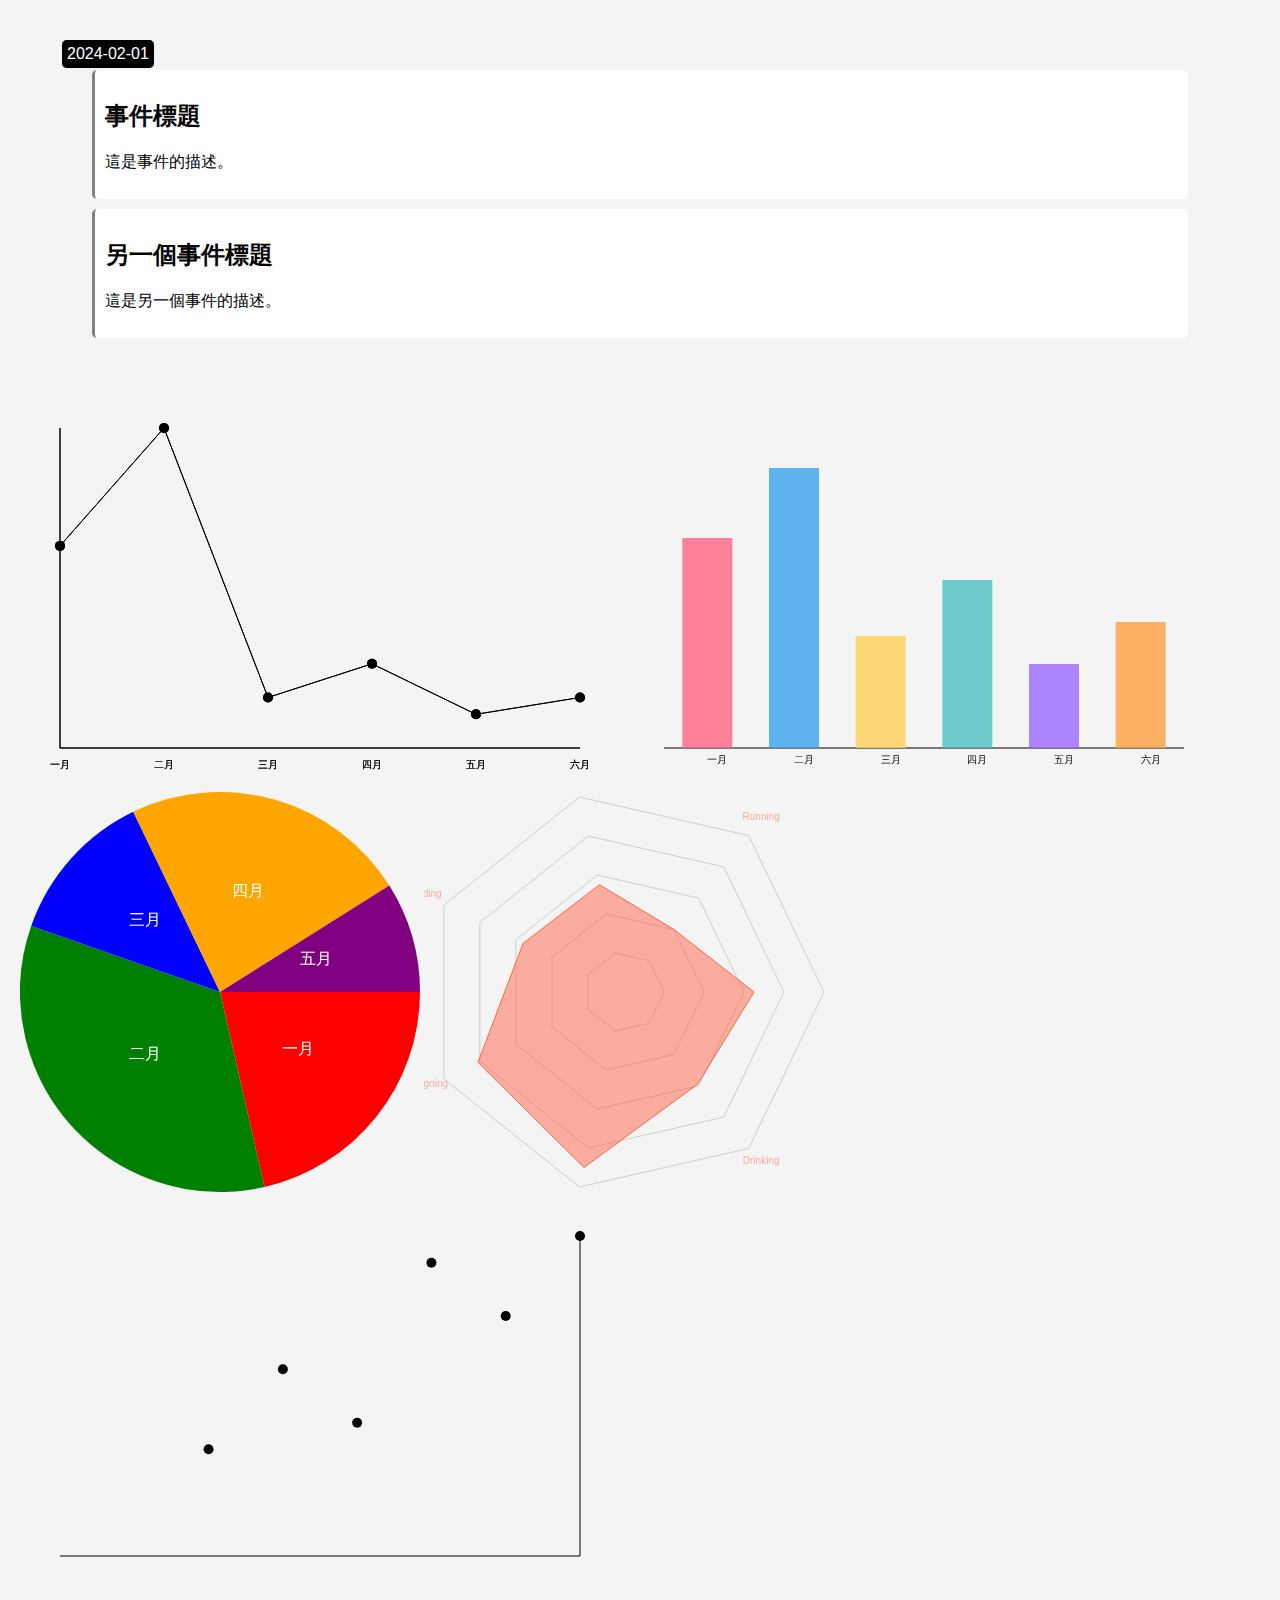
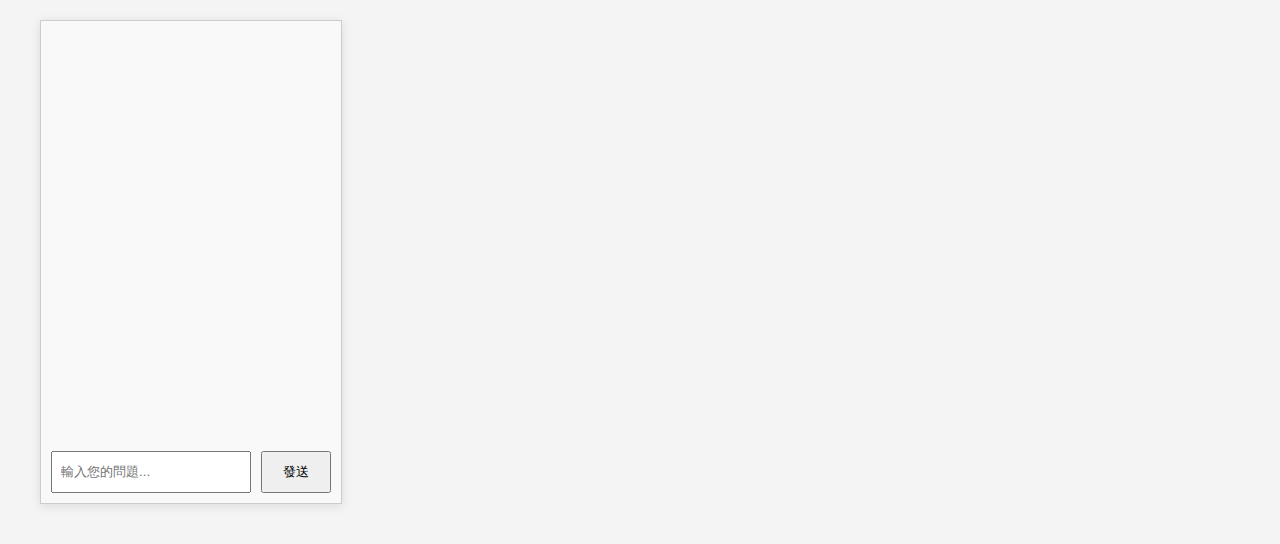
<file: index.html>
<!DOCTYPE html>
<html lang="zh-Hant">
<head>
    <meta charset="UTF-8">
    <meta name="viewport" content="width=device-width, initial-scale=1.0">
    <title>UI 組件庫</title>
    <link rel="stylesheet" href="style.css">
</head>
<body>
    <div class="timeline-container">
        <div class="timeline-item" data-date="2024-01-01">
            <h2>事件標題</h2>
            <p>這是事件的描述。</p>
        </div>
        <div class="timeline-item" data-date="2024-02-01">
            <h2>另一個事件標題</h2>
            <p>這是另一個事件的描述。</p>
        </div>
        <!-- 更多時間軸項目 -->
    </div>

    <canvas id="myChart" width="600" height="400"></canvas>
    <canvas id="myChartBar" width="600" height="400"></canvas>
    <canvas id="myChartPie" width="400" height="400"></canvas>
    <canvas id="myChartRadar" width="400" height="400"></canvas>
    <canvas id="myChartScatter" width="600" height="400"></canvas>
    <canvas id="myChartArea" width="600" height="400"></canvas>
    <div id="virtualAssistant" class="virtual-assistant">
        <div class="chat-container">
            <ul id="chatList" class="chat-list">
                <!-- 對話內容動態添加到這裡 -->
            </ul>
        </div>
        <div class="input-area">
            <input type="text" id="userInput" placeholder="輸入您的問題..." />
            <button onclick="sendMessage()">發送</button>
        </div>
    </div>
    



    <script src="UI.js"></script>
</body>
</html>
</file>
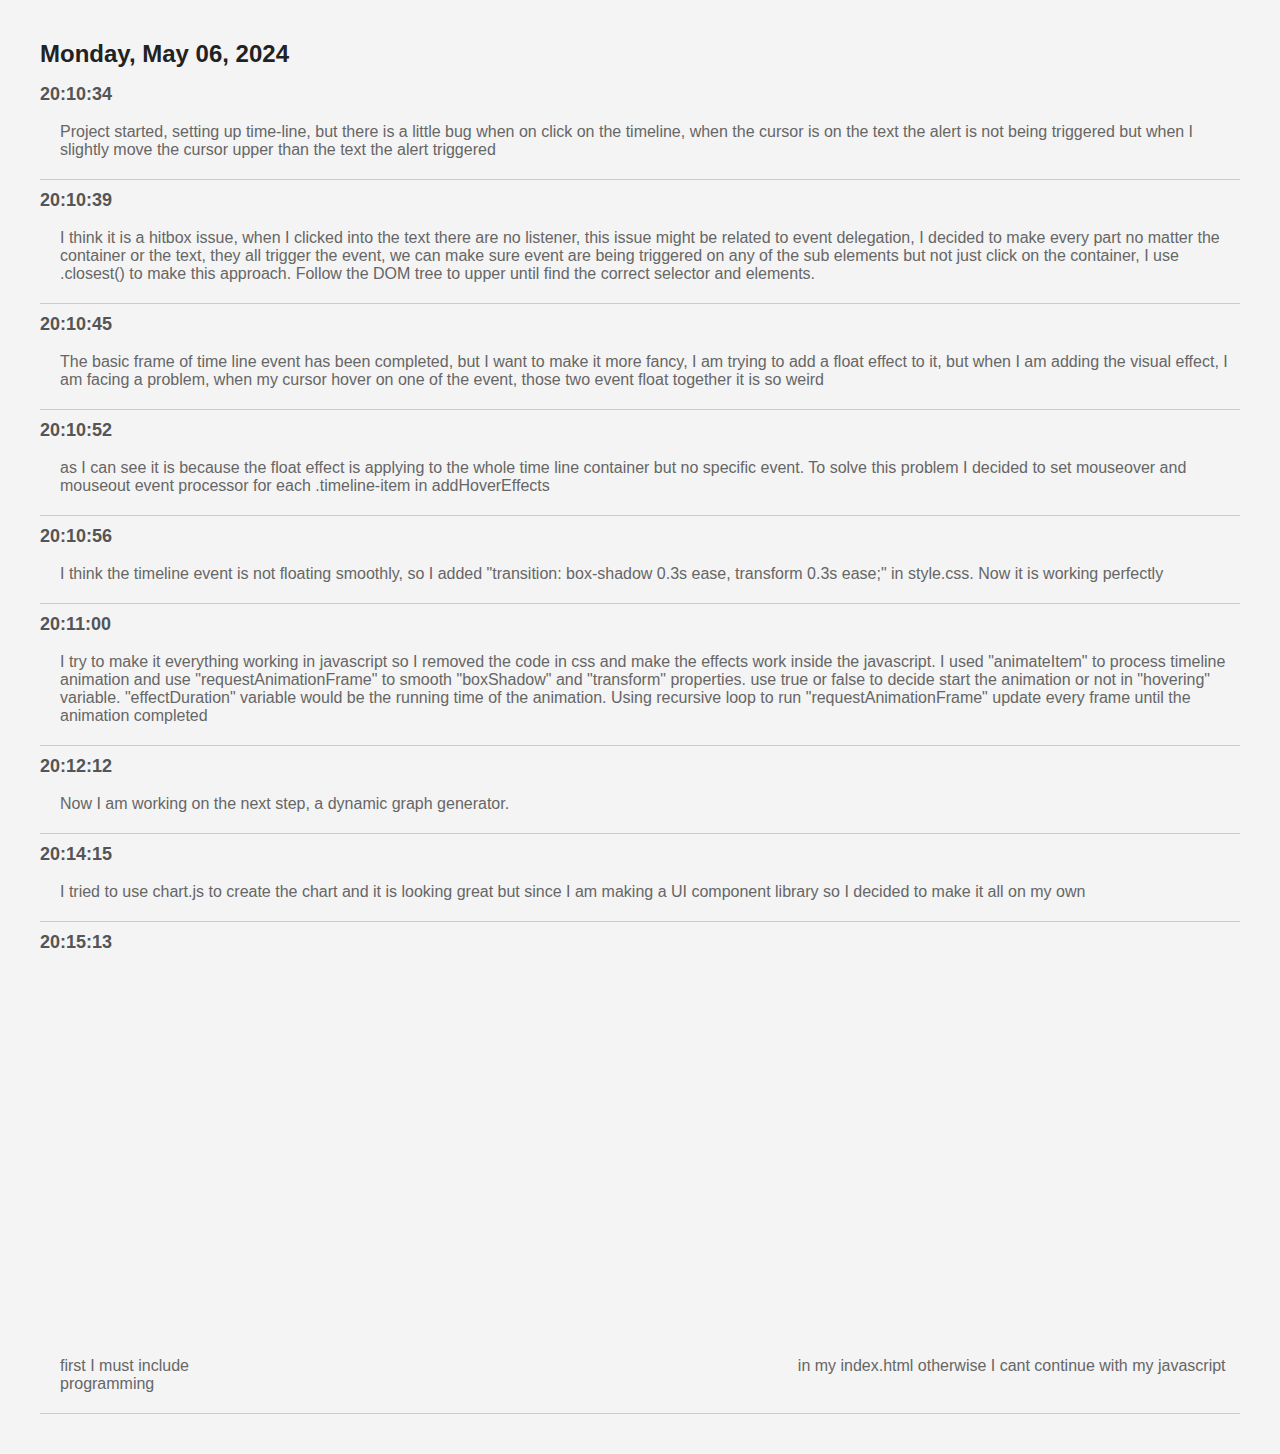
<file: Working Log/activity_log.html>
<!DOCTYPE html>
<html lang="en">
<head>
<meta charset="UTF-8">
<meta name="viewport" content="width=device-width, initial-scale=1.0">
<title>Activity Log</title>
<style>
  body { font-family: 'Helvetica', sans-serif; color: #333; background-color: #f4f4f4; margin: 40px; }
  h1 { color: #222; font-size: 24px; }
  h3 { color: #555; font-size: 18px; margin-top: 10px; }
  p { color: #666; font-size: 16px; margin-left: 20px; }
  hr { border: none; height: 1px; background-color: #ccc; margin-top: 20px; }
</style>
</head>
<body>
<h1>Monday, May 06, 2024</h1>
<h3>20:10:34</h3>
<p>Project started, setting up time-line, but there is a little bug when on click on the timeline, when the cursor is on the text the alert is not being triggered but when I slightly move the cursor upper than the text the alert triggered</p>
<hr>
<h3>20:10:39</h3>
<p>I think it is a hitbox issue, when I clicked into the text there are no listener, this issue might be related to event delegation, I decided to make every part no matter the container or the text, they all trigger the event, we can make sure event are being triggered on any of the sub elements but not just click on the container, I use .closest() to make this approach. Follow the DOM tree to upper until find the correct selector and elements.</p>
<hr>
<h3>20:10:45</h3>
<p>The basic frame of time line event has been completed, but I want to make it more fancy, I am trying to add a float effect to it, but when I am adding the visual effect, I am facing a problem, when my cursor hover on one of the event, those two event float together it is so weird</p>
<hr>
<h3>20:10:52</h3>
<p>as I can see it is because the float effect is applying to the whole time line container but no specific event. To solve this problem I decided to set mouseover and mouseout event processor for each .timeline-item in addHoverEffects</p>
<hr>
<h3>20:10:56</h3>
<p>I think the timeline event is not floating smoothly, so I added "transition: box-shadow 0.3s ease, transform 0.3s ease;" in style.css. Now it is working perfectly</p>
<hr>
<h3>20:11:00</h3>
<p>I try to make it everything working in javascript so I removed the code in css and make the effects work inside the javascript. I used "animateItem" to process timeline animation and use "requestAnimationFrame" to smooth "boxShadow" and "transform" properties. use true or false to decide start the animation or not in "hovering" variable. "effectDuration" variable would be the running time of the animation. Using recursive loop to run "requestAnimationFrame" update every frame until the animation completed</p>
<hr>
</body>
</html><!DOCTYPE html>
<html lang="en">
<head>
<meta charset="UTF-8">
<meta name="viewport" content="width=device-width, initial-scale=1.0">
<title>Activity Log</title>
<style>
  body { font-family: 'Helvetica', sans-serif; color: #333; background-color: #f4f4f4; margin: 40px; }
  h1 { color: #222; font-size: 24px; }
  h3 { color: #555; font-size: 18px; margin-top: 10px; }
  p { color: #666; font-size: 16px; margin-left: 20px; }
  hr { border: none; height: 1px; background-color: #ccc; margin-top: 20px; }
</style>
</head>
<body>
<h3>20:12:12</h3>
<p>Now I am working on the next step, a dynamic graph generator. </p>
<hr>
<h3>20:14:15</h3>
<p>I tried to use chart.js to create the chart and it is looking great but since I am making a UI component library so I decided to make it all on my own</p>
<hr>
<h3>20:15:13</h3>
<p>first I must include <canvas id="myChart" width="600" height="400"></canvas> in my index.html otherwise I cant continue with my javascript programming </p>
<hr>
</body>
</html>
</file>
<file: style.css>
.timeline-container {
    position: relative;
    padding: 20px 0;
    margin: 20px auto;
    width: 90%;
}

.timeline-item {
    background: white;
    color: black;
    border-left: 3px solid grey;
    padding: 10px;
    margin: 10px;
    border-radius: 5px;
    
}

.timeline-item::before {
    content: attr(data-date);
    position: absolute;
    left: -20px;
    top: 0;
    background: black;
    color: white;
    padding: 5px;
    border-radius: 5px;
}

body {
    font-family: Arial, sans-serif;
    margin: 0;
    padding: 20px;
    background-color: #f4f4f4;
}

.timeline-container {
    margin-bottom: 20px;
}
.virtual-assistant {
    width: 300px;
    border: 1px solid #ccc;
    background-color: #f9f9f9;
    box-shadow: 0 2px 10px rgba(0,0,0,0.1);
    margin: 20px;
    position: relative;
}

.chat-container {
    height: 400px;
    overflow-y: scroll;
    padding: 10px;
}

.chat-list li {
    list-style: none;
    margin-bottom: 10px;
    padding: 8px;
    background-color: lightblue;
    border-radius: 5px;
}

.input-area {
    display: flex;
    padding: 10px;
}

.input-area input {
    flex: 1;
    padding: 8px;
    margin-right: 10px;
}

.input-area button {
    padding: 10px 20px;
}
</file>
